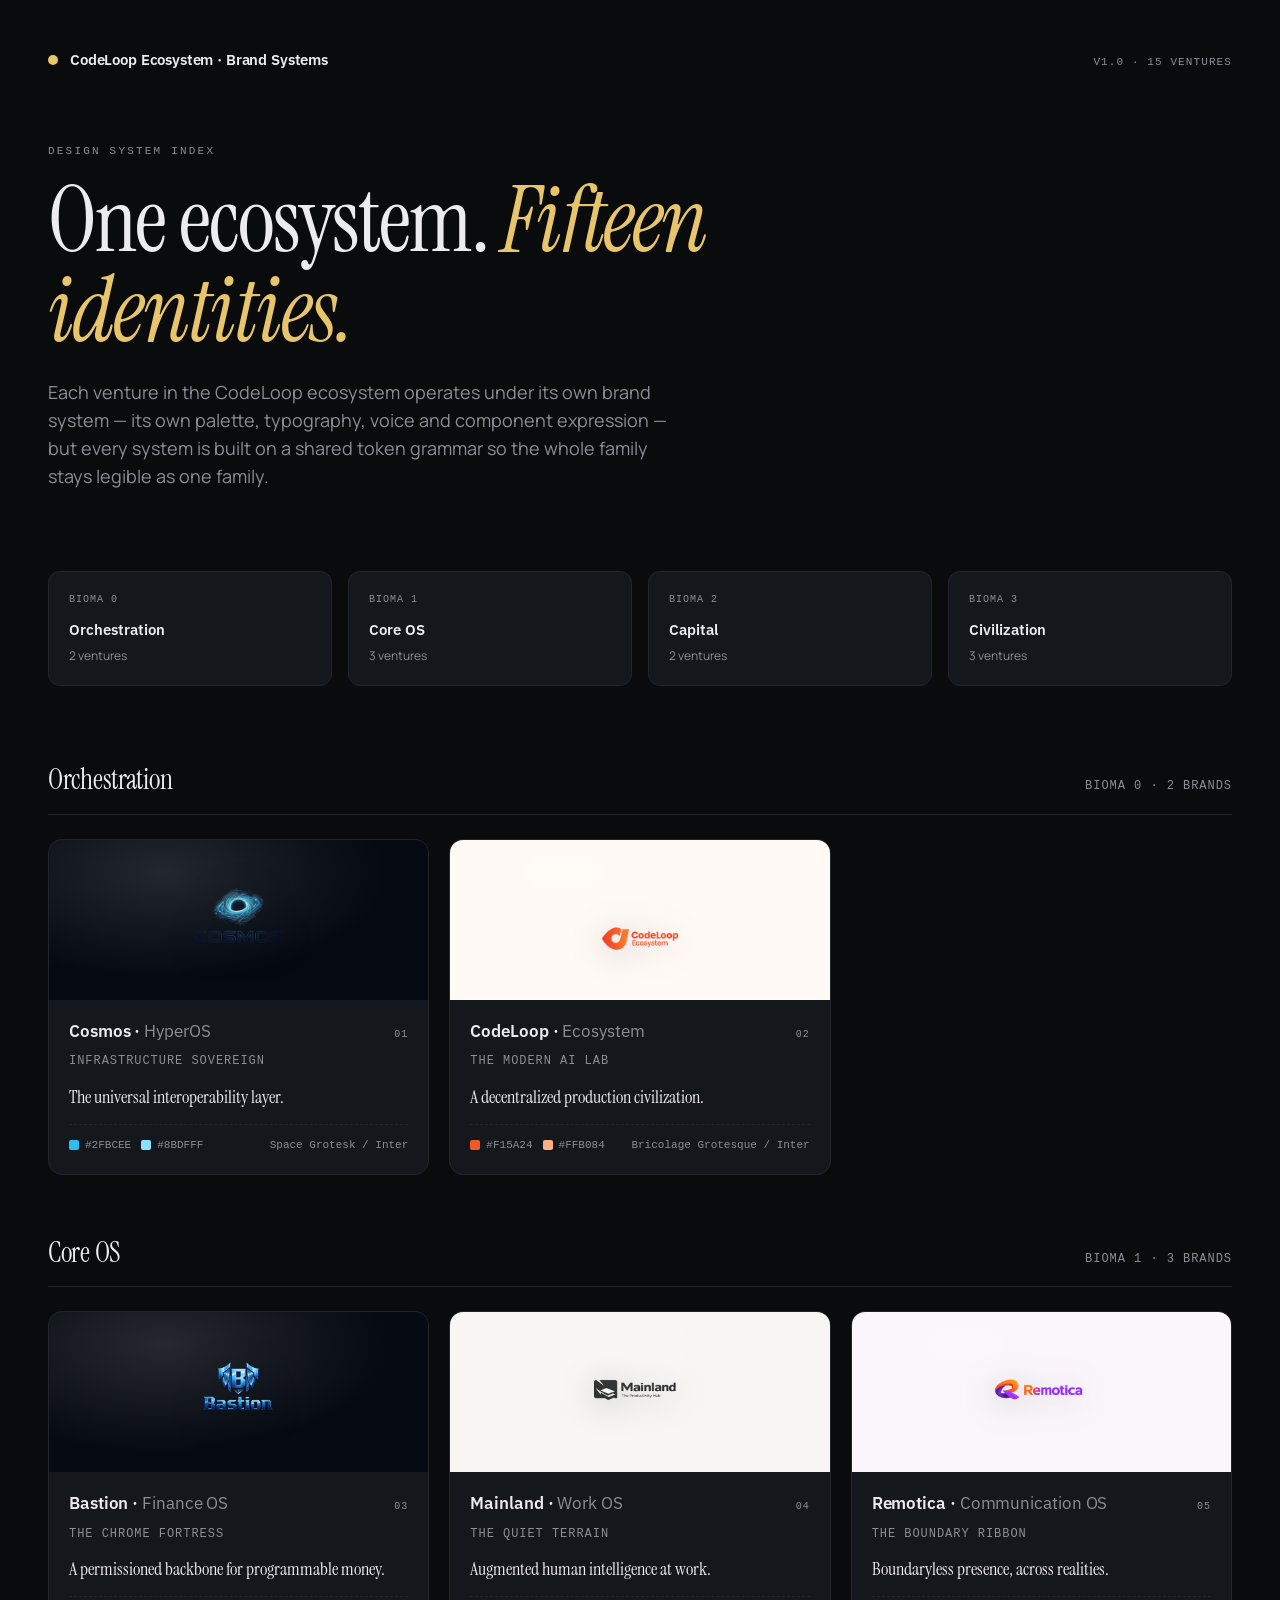
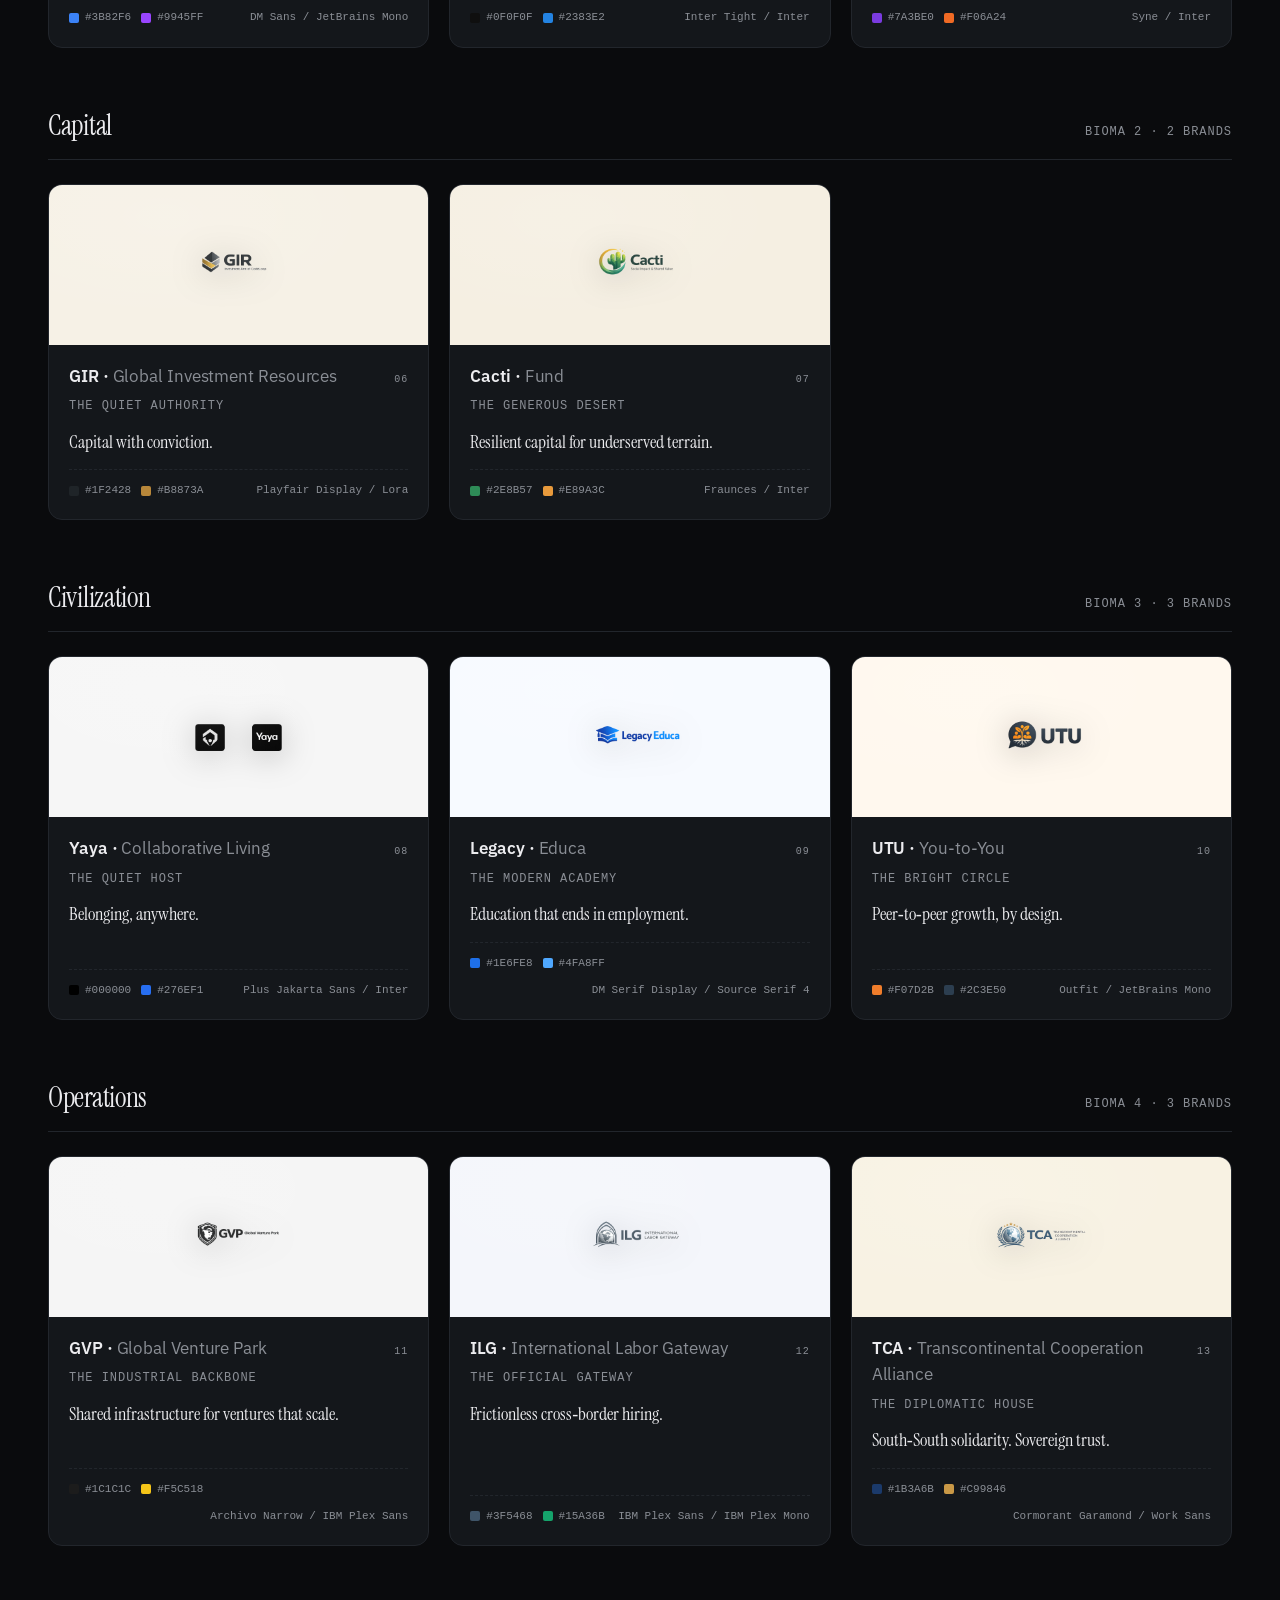
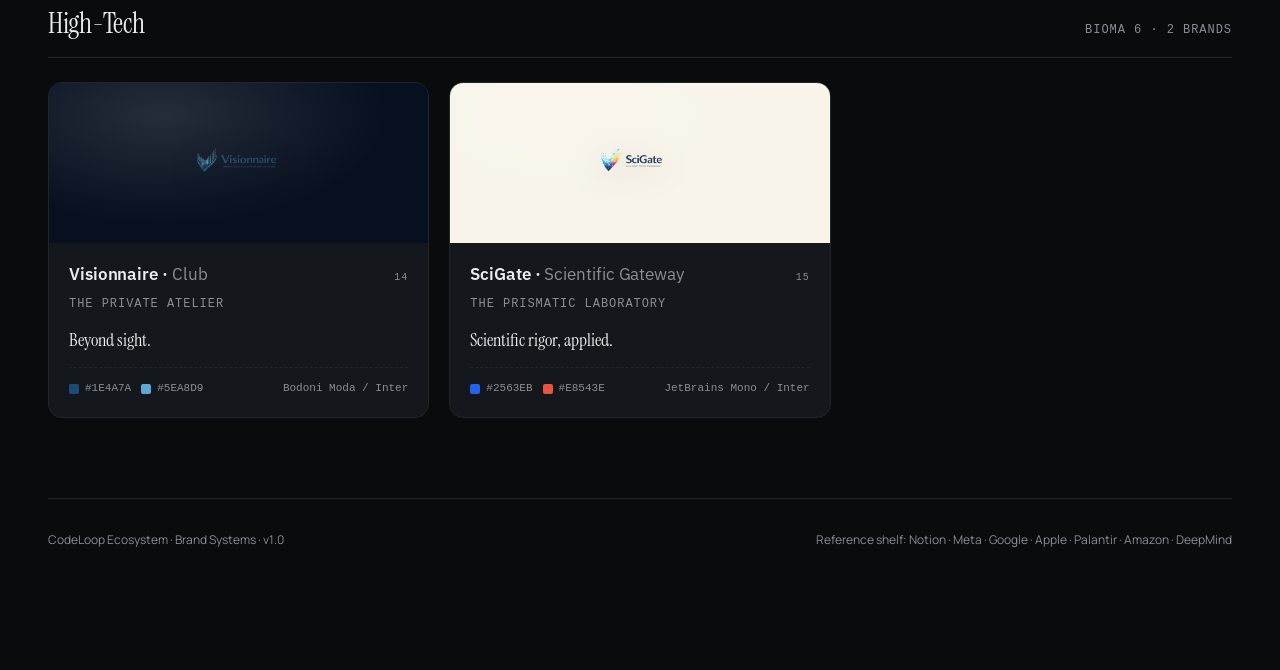
<file: index.html>
<!doctype html>
<html lang="en">
<head>
  <meta charset="utf-8" />
  <meta name="viewport" content="width=device-width,initial-scale=1" />
  <title>CodeLoop Ecosystem · Brand Systems</title>
  <link rel="stylesheet" href="https://fonts.googleapis.com/css2?family=Manrope:wght@400;500;600;700;800&family=IBM+Plex+Sans:wght@400;500;600;700&family=Instrument+Serif&display=swap" />
  <style>
    * { box-sizing: border-box; margin: 0; padding: 0; }
    :root {
      --bg: #0A0B0D;
      --bg-alt: #0F1114;
      --surface: #14171B;
      --border: #22262C;
      --text: #ECECEF;
      --muted: #8A8E95;
      --accent: #E8C56B;
    }
    body { background: var(--bg); color: var(--text); font-family: "Manrope", system-ui, sans-serif; line-height: 1.55; -webkit-font-smoothing: antialiased; min-height: 100vh; }

    .shell { max-width: 1320px; margin: 0 auto; padding: 48px 48px 120px; }
    header { display: flex; align-items: baseline; justify-content: space-between; margin-bottom: 72px; gap: 40px; flex-wrap: wrap; }
    header .mark { display: flex; align-items: center; gap: 12px; }
    header .mark .dot { width: 10px; height: 10px; border-radius: 50%; background: var(--accent); }
    header .mark strong { font-family: "IBM Plex Sans", sans-serif; font-weight: 600; letter-spacing: -0.01em; font-size: 15px; }
    header .version { font-family: ui-monospace, "JetBrains Mono", monospace; font-size: 11px; color: var(--muted); letter-spacing: 0.1em; text-transform: uppercase; }

    .hero { margin-bottom: 80px; max-width: 820px; }
    .hero .eye { font-size: 11px; color: var(--muted); letter-spacing: 0.2em; text-transform: uppercase; margin-bottom: 16px; font-family: ui-monospace, "JetBrains Mono", monospace; }
    .hero h1 { font-family: "Instrument Serif", serif; font-size: clamp(56px, 7vw, 96px); line-height: 1.0; letter-spacing: -0.02em; font-weight: 400; margin-bottom: 24px; }
    .hero h1 em { font-style: italic; color: var(--accent); }
    .hero p { font-size: 18px; color: var(--muted); max-width: 640px; line-height: 1.55; }

    .biome-row { display: grid; grid-template-columns: repeat(4, 1fr); gap: 16px; margin-bottom: 72px; }
    .biome-card { background: var(--surface); border: 1px solid var(--border); border-radius: 12px; padding: 20px; }
    .biome-card .n { font-family: ui-monospace, "JetBrains Mono", monospace; font-size: 10px; color: var(--muted); letter-spacing: 0.1em; text-transform: uppercase; margin-bottom: 10px; }
    .biome-card .name { font-family: "IBM Plex Sans", sans-serif; font-weight: 600; font-size: 15px; margin-bottom: 6px; }
    .biome-card .count { font-size: 12px; color: var(--muted); }

    section.grid-section { margin-bottom: 56px; }
    section.grid-section .head { display: flex; align-items: baseline; justify-content: space-between; margin-bottom: 24px; padding-bottom: 12px; border-bottom: 1px solid var(--border); }
    section.grid-section h2 { font-family: "Instrument Serif", serif; font-size: 28px; font-weight: 400; letter-spacing: -0.01em; }
    section.grid-section .sub { font-size: 12px; color: var(--muted); font-family: ui-monospace, "JetBrains Mono", monospace; letter-spacing: 0.08em; text-transform: uppercase; }

    .brand-grid { display: grid; grid-template-columns: repeat(3, 1fr); gap: 20px; }

    .brand-card { position: relative; background: var(--surface); border: 1px solid var(--border); border-radius: 14px; overflow: hidden; text-decoration: none; color: inherit; transition: transform 0.2s, border-color 0.2s; display: flex; flex-direction: column; }
    .brand-card:hover { transform: translateY(-2px); border-color: color-mix(in oklab, var(--bc) 60%, var(--border)); }
    .brand-card .swatch { height: 160px; position: relative; overflow: hidden; display: grid; place-items: center; background: var(--bc); }
    .brand-card .swatch img { max-width: 52%; max-height: 52%; object-fit: contain; filter: drop-shadow(0 4px 16px rgba(0,0,0,0.25)); }
    .brand-card .swatch::after {
      content: ""; position: absolute; inset: 0;
      background: radial-gradient(ellipse at 30% 20%, rgba(255,255,255,0.12), transparent 60%);
    }
    .brand-card .body { padding: 18px 20px 20px; flex:1; display:flex; flex-direction:column; }
    .brand-card .row1 { display: flex; justify-content: space-between; align-items: baseline; margin-bottom: 8px; }
    .brand-card .name { font-family: "IBM Plex Sans", sans-serif; font-size: 17px; font-weight: 600; letter-spacing: -0.005em; }
    .brand-card .idx { font-family: ui-monospace, "JetBrains Mono", monospace; font-size: 10px; color: var(--muted); letter-spacing: 0.1em; }
    .brand-card .sub { font-size: 12px; color: var(--muted); margin-bottom: 14px; font-family: ui-monospace, "JetBrains Mono", monospace; letter-spacing: 0.04em; }
    .brand-card .tag { font-size: 14px; color: var(--text); line-height: 1.4; margin-bottom: 14px; font-family: "Instrument Serif", serif; font-size: 18px; }
    .brand-card .meta-row { display: flex; gap: 10px; margin-top: auto; padding-top: 12px; border-top: 1px dashed var(--border); align-items: center; flex-wrap: wrap; }
    .brand-card .chip { display: flex; align-items: center; gap: 6px; font-size: 11px; color: var(--muted); font-family: ui-monospace, monospace; }
    .brand-card .chip .sq { width: 10px; height: 10px; border-radius: 2px; }
    .brand-card .fontlabel { font-size: 11px; color: var(--muted); font-family: ui-monospace, monospace; margin-left: auto; }

    footer { margin-top: 80px; padding-top: 32px; border-top: 1px solid var(--border); display: flex; justify-content: space-between; flex-wrap: wrap; gap: 12px; font-size: 12px; color: var(--muted); }

    @media (max-width: 900px) {
      .shell { padding: 32px 20px 80px; }
      .biome-row { grid-template-columns: repeat(2, 1fr); }
      .brand-grid { grid-template-columns: 1fr; }
    }
  </style>
</head>
<body>
  <div class="shell">
    <header>
      <div class="mark"><span class="dot"></span><strong>CodeLoop Ecosystem · Brand Systems</strong></div>
      <div class="version">v1.0 · 15 ventures</div>
    </header>

    <div class="hero">
      <div class="eye">Design system index</div>
      <h1>One ecosystem. <em>Fifteen identities.</em></h1>
      <p>Each venture in the CodeLoop ecosystem operates under its own brand system — its own palette, typography, voice and component expression — but every system is built on a shared token grammar so the whole family stays legible as one family.</p>
    </div>

    <div class="biome-row" id="biomes"></div>

    <div id="groups"></div>

    <footer>
      <span>CodeLoop Ecosystem · Brand Systems · v1.0</span>
      <span>Reference shelf: Notion · Meta · Google · Apple · Palantir · Amazon · DeepMind</span>
    </footer>
  </div>

  <script src="data/brands.js"></script>
  <script>
    const groups = {
      "Bioma 0 — Orchestration": ["cosmos", "ecosystem"],
      "Bioma 1 — Core OS": ["bastion", "mainland", "remotica"],
      "Bioma 2 — Capital": ["gir", "cacti"],
      "Bioma 3 — Civilization": ["yaya", "legacy", "utu"],
      "Bioma 4 — Operations": ["gvp", "ilg", "tca"],
      "Bioma 6 — High-Tech": ["visionnaire", "scigate"],
    };

    // Biome summary
    const biomeEl = document.getElementById("biomes");
    Object.entries(groups).slice(0,4).forEach(([name, arr], i) => {
      const [num, label] = name.split(" — ");
      biomeEl.insertAdjacentHTML("beforeend", `
        <div class="biome-card">
          <div class="n">${num}</div>
          <div class="name">${label}</div>
          <div class="count">${arr.length} venture${arr.length>1?"s":""}</div>
        </div>
      `);
    });

    // Sections
    const container = document.getElementById("groups");
    let idx = 0;
    Object.entries(groups).forEach(([name, arr]) => {
      const [num, label] = name.split(" — ");
      const sec = document.createElement("section");
      sec.className = "grid-section";
      sec.innerHTML = `
        <div class="head">
          <h2>${label}</h2>
          <span class="sub">${num} · ${arr.length} brand${arr.length>1?"s":""}</span>
        </div>
        <div class="brand-grid"></div>
      `;
      const gridEl = sec.querySelector(".brand-grid");
      arr.forEach(slug => {
        idx += 1;
        const b = window.BRANDS[slug];
        gridEl.insertAdjacentHTML("beforeend", `
          <a class="brand-card" href="brand.html?b=${slug}" style="--bc:${b.colors.primary}">
            <div class="swatch" style="background:${b.colors.bg === '#FFFFFF' ? b.colors.bgAlt : b.colors.bg}"><img src="assets/logos/${slug}.png" /></div>
            <div class="body">
              <div class="row1">
                <div class="name">${b.name}${b.subtitle ? ` · <span style="color:var(--muted); font-weight:400">${b.subtitle}</span>` : ""}</div>
                <div class="idx">${String(idx).padStart(2,"0")}</div>
              </div>
              <div class="sub">${b.archetype}</div>
              <div class="tag">${b.tagline}</div>
              <div class="meta-row">
                <span class="chip"><span class="sq" style="background:${b.colors.primary}"></span>${b.colors.primary.toUpperCase()}</span>
                <span class="chip"><span class="sq" style="background:${b.colors.accent}"></span>${b.colors.accent.toUpperCase()}</span>
                <span class="fontlabel">${b.fonts.display} / ${b.fonts.text}</span>
              </div>
            </div>
          </a>
        `);
      });
      container.appendChild(sec);
    });
  </script>
</body>
</html>
</file>
